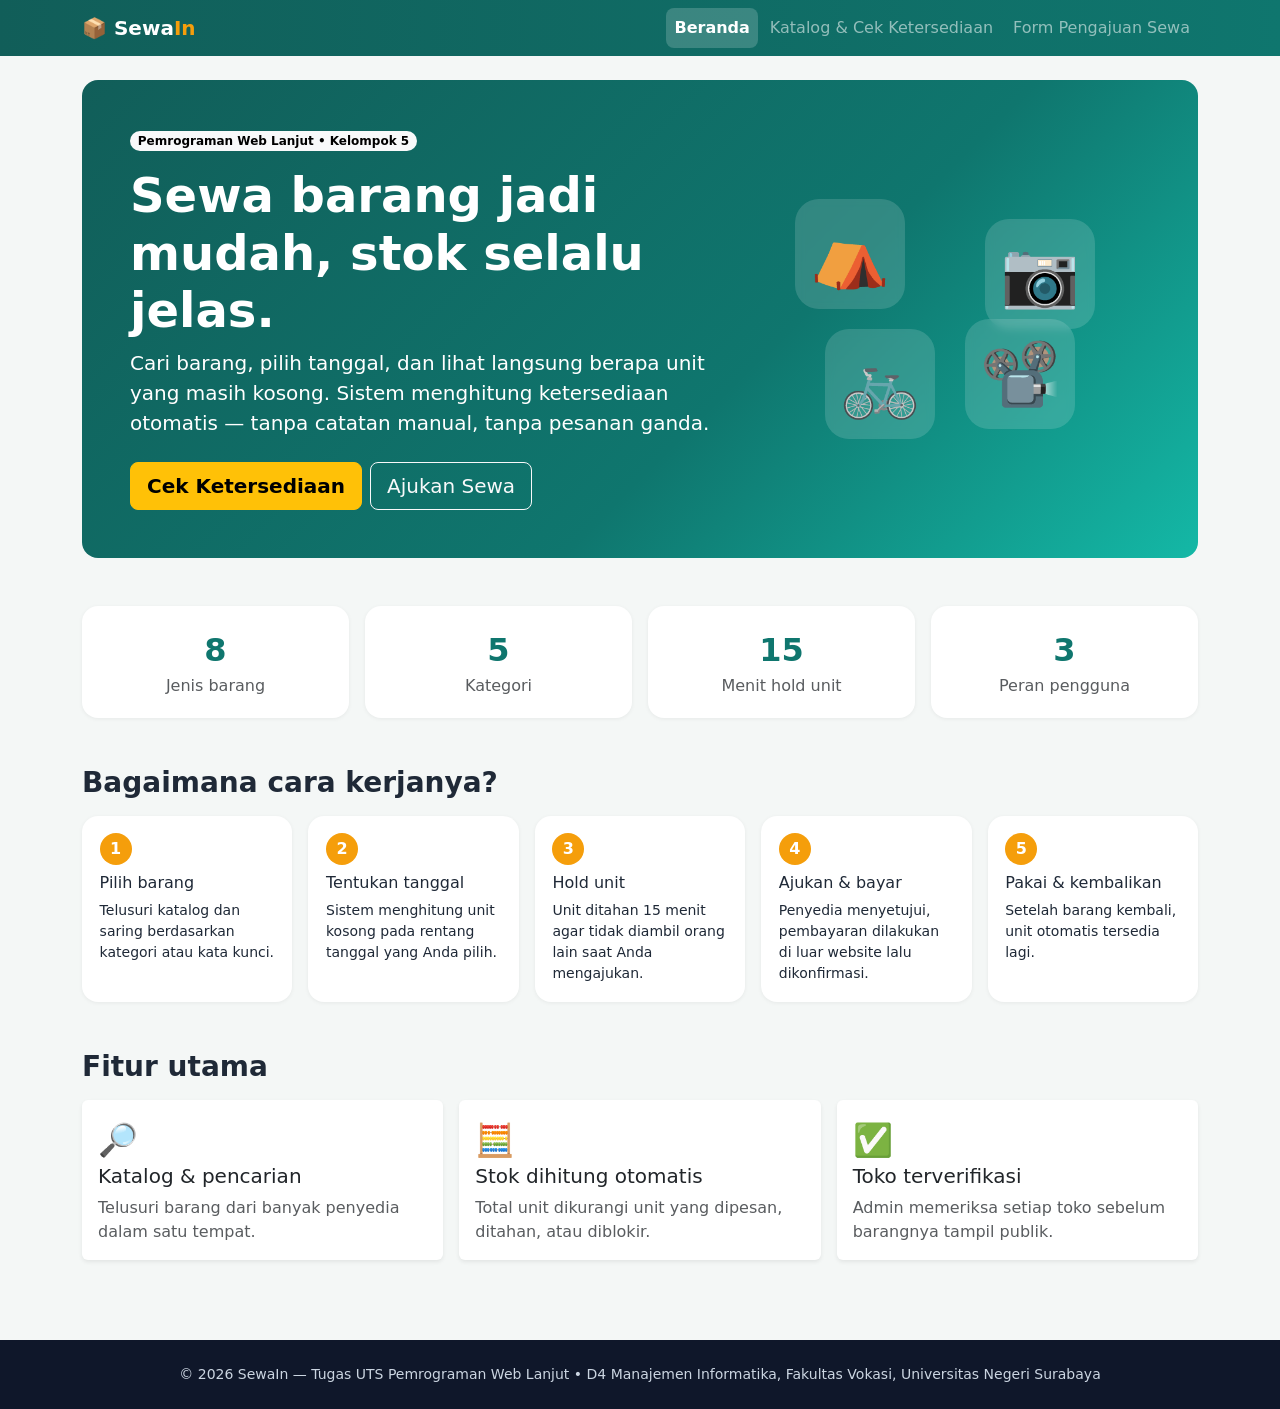
<file: index.html>
<!DOCTYPE html>
<html lang="id">
<head>
  <meta charset="UTF-8">
  <meta name="viewport" content="width=device-width, initial-scale=1">
  <meta name="description" content="SewaIn - Website penyewaan barang dengan reservasi dan pengelolaan ketersediaan stok.">
  <title>SewaIn — Website Penyewaan Barang</title>
  <link href="https://cdn.jsdelivr.net/npm/bootstrap@5.3.3/dist/css/bootstrap.min.css" rel="stylesheet">
  <link rel="stylesheet" href="css/style.css">
</head>
<body>

  <!-- ===== NAVBAR (layout utama) ===== -->
  <nav class="navbar navbar-expand-lg navbar-dark app-nav sticky-top">
    <div class="container">
      <a class="navbar-brand fw-bold" href="#beranda" data-page="beranda">📦 Sewa<span class="brand-accent">In</span></a>
      <button class="navbar-toggler" type="button" data-bs-toggle="collapse" data-bs-target="#menuUtama"
              aria-controls="menuUtama" aria-expanded="false" aria-label="Buka menu">
        <span class="navbar-toggler-icon"></span>
      </button>
      <div class="collapse navbar-collapse" id="menuUtama">
        <ul class="navbar-nav ms-auto gap-lg-1">
          <li class="nav-item"><a class="nav-link" href="#beranda" data-page="beranda">Beranda</a></li>
          <li class="nav-item"><a class="nav-link" href="#katalog" data-page="katalog">Katalog &amp; Cek Ketersediaan</a></li>
          <li class="nav-item"><a class="nav-link" href="#sewa" data-page="sewa">Form Pengajuan Sewa</a></li>
        </ul>
      </div>
    </div>
  </nav>

  <!-- ===== AREA KONTEN (diganti lewat Ajax) ===== -->
  <main id="konten" class="container py-4" tabindex="-1">

    <!-- Konten default = Beranda -->
    <section class="hero rounded-4 p-4 p-md-5 mb-5">
      <div class="row align-items-center g-4">
        <div class="col-lg-7">
          <span class="badge rounded-pill text-bg-light mb-3">Pemrograman Web Lanjut • Kelompok 5</span>
          <h1 class="display-5 fw-bold">Sewa barang jadi mudah, stok selalu jelas.</h1>
          <p class="lead mb-4">
            Cari barang, pilih tanggal, dan lihat langsung berapa unit yang masih kosong.
            Sistem menghitung ketersediaan otomatis — tanpa catatan manual, tanpa pesanan ganda.
          </p>
          <div class="d-flex flex-wrap gap-2">
            <a href="#katalog" data-page="katalog" class="btn btn-warning btn-lg fw-semibold">Cek Ketersediaan</a>
            <a href="#sewa" data-page="sewa" class="btn btn-outline-light btn-lg">Ajukan Sewa</a>
          </div>
        </div>
        <div class="col-lg-5 text-center">
          <div class="hero-art" aria-hidden="true">
            <span class="hero-emoji e1">⛺</span>
            <span class="hero-emoji e2">📷</span>
            <span class="hero-emoji e3">🚲</span>
            <span class="hero-emoji e4">📽️</span>
          </div>
        </div>
      </div>
    </section>

    <section class="mb-5">
      <div class="row g-3 text-center">
        <div class="col-6 col-md-3"><div class="stat-box"><div class="stat-num" data-target="8">0</div><div class="text-muted">Jenis barang</div></div></div>
        <div class="col-6 col-md-3"><div class="stat-box"><div class="stat-num" data-target="5">0</div><div class="text-muted">Kategori</div></div></div>
        <div class="col-6 col-md-3"><div class="stat-box"><div class="stat-num" data-target="15">0</div><div class="text-muted">Menit hold unit</div></div></div>
        <div class="col-6 col-md-3"><div class="stat-box"><div class="stat-num" data-target="3">0</div><div class="text-muted">Peran pengguna</div></div></div>
      </div>
    </section>

    <section class="mb-5">
      <h2 class="h3 fw-bold mb-3">Bagaimana cara kerjanya?</h2>
      <div class="row g-3">
        <div class="col-md-6 col-lg"><div class="step-card"><span class="step-no">1</span><h3 class="h6">Pilih barang</h3><p class="small mb-0">Telusuri katalog dan saring berdasarkan kategori atau kata kunci.</p></div></div>
        <div class="col-md-6 col-lg"><div class="step-card"><span class="step-no">2</span><h3 class="h6">Tentukan tanggal</h3><p class="small mb-0">Sistem menghitung unit kosong pada rentang tanggal yang Anda pilih.</p></div></div>
        <div class="col-md-6 col-lg"><div class="step-card"><span class="step-no">3</span><h3 class="h6">Hold unit</h3><p class="small mb-0">Unit ditahan 15 menit agar tidak diambil orang lain saat Anda mengajukan.</p></div></div>
        <div class="col-md-6 col-lg"><div class="step-card"><span class="step-no">4</span><h3 class="h6">Ajukan &amp; bayar</h3><p class="small mb-0">Penyedia menyetujui, pembayaran dilakukan di luar website lalu dikonfirmasi.</p></div></div>
        <div class="col-md-12 col-lg"><div class="step-card"><span class="step-no">5</span><h3 class="h6">Pakai &amp; kembalikan</h3><p class="small mb-0">Setelah barang kembali, unit otomatis tersedia lagi.</p></div></div>
      </div>
    </section>

    <section class="mb-4">
      <h2 class="h3 fw-bold mb-3">Fitur utama</h2>
      <div class="row g-3">
        <div class="col-md-4"><div class="card h-100 border-0 shadow-sm"><div class="card-body"><div class="fs-2">🔎</div><h3 class="h5">Katalog &amp; pencarian</h3><p class="mb-0 text-muted">Telusuri barang dari banyak penyedia dalam satu tempat.</p></div></div></div>
        <div class="col-md-4"><div class="card h-100 border-0 shadow-sm"><div class="card-body"><div class="fs-2">🧮</div><h3 class="h5">Stok dihitung otomatis</h3><p class="mb-0 text-muted">Total unit dikurangi unit yang dipesan, ditahan, atau diblokir.</p></div></div></div>
        <div class="col-md-4"><div class="card h-100 border-0 shadow-sm"><div class="card-body"><div class="fs-2">✅</div><h3 class="h5">Toko terverifikasi</h3><p class="mb-0 text-muted">Admin memeriksa setiap toko sebelum barangnya tampil publik.</p></div></div></div>
      </div>
    </section>

  </main>

  <footer class="app-footer text-center py-4">
    <div class="container small">
      &copy; 2026 SewaIn — Tugas UTS Pemrograman Web Lanjut • D4 Manajemen Informatika, Fakultas Vokasi, Universitas Negeri Surabaya
    </div>
  </footer>

  <script src="https://code.jquery.com/jquery-3.7.1.min.js"></script>
  <script src="https://cdn.jsdelivr.net/npm/bootstrap@5.3.3/dist/js/bootstrap.bundle.min.js"></script>
  <script src="js/data.js"></script>
  <script src="js/katalog.js"></script>
  <script src="js/form.js"></script>
  <script src="js/main.js"></script>
</body>
</html>
</file>
<file: css/style.css>
:root {
  --c-primary: #0f766e;
  --c-primary-dark: #115e59;
  --c-accent: #f59e0b;
  --c-bg: #f4f7f6;
  --c-ok: #16a34a;
  --c-warn: #d97706;
  --c-bad: #dc2626;
}

body { background: var(--c-bg); color: #1f2937; font-family: "Segoe UI", system-ui, -apple-system, sans-serif; }
#konten { min-height: 70vh; outline: none; }

/* Navbar */
.app-nav { background: linear-gradient(90deg, var(--c-primary-dark), var(--c-primary)); }
.brand-accent { color: var(--c-accent); }
.app-nav .nav-link { border-radius: .5rem; padding: .5rem .9rem; }
.app-nav .nav-link.active { background: rgba(255,255,255,.18); font-weight: 600; }

/* Hero */
.hero { background: linear-gradient(135deg, var(--c-primary-dark) 0%, var(--c-primary) 60%, #14b8a6 100%); color: #fff; overflow: hidden; }
.hero-art { position: relative; height: 240px; max-width: 320px; margin: 0 auto; }
.hero-emoji { position: absolute; font-size: 4rem; background: rgba(255,255,255,.15); border-radius: 1.5rem; width: 110px; height: 110px; display: flex; align-items: center; justify-content: center; backdrop-filter: blur(4px); animation: floaty 4s ease-in-out infinite; }
.hero-emoji.e1 { top: 0; left: 10px; }
.hero-emoji.e2 { top: 20px; right: 10px; animation-delay: .6s; }
.hero-emoji.e3 { bottom: 0; left: 40px; animation-delay: 1.2s; }
.hero-emoji.e4 { bottom: 10px; right: 30px; animation-delay: 1.8s; }
@keyframes floaty { 0%,100% { transform: translateY(0); } 50% { transform: translateY(-10px); } }

/* Home blocks */
.stat-box { background: #fff; border-radius: 1rem; padding: 1.25rem .5rem; box-shadow: 0 1px 4px rgba(0,0,0,.06); }
.stat-num { font-size: 2rem; font-weight: 700; color: var(--c-primary); }
.step-card { background: #fff; border-radius: 1rem; padding: 1.1rem; height: 100%; box-shadow: 0 1px 4px rgba(0,0,0,.06); }
.step-no { display: inline-flex; width: 2rem; height: 2rem; border-radius: 50%; background: var(--c-accent); color: #fff; font-weight: 700; align-items: center; justify-content: center; margin-bottom: .5rem; }

/* Katalog */
.filter-card { border: 0; box-shadow: 0 1px 6px rgba(0,0,0,.08); border-radius: 1rem; }
.item-card { border: 0; border-radius: 1rem; box-shadow: 0 1px 6px rgba(0,0,0,.08); overflow: hidden; transition: transform .15s, box-shadow .15s; }
.item-card:hover { transform: translateY(-3px); box-shadow: 0 6px 16px rgba(0,0,0,.12); }
.item-thumb { height: 120px; display: flex; align-items: center; justify-content: center; font-size: 3.5rem; }
.cat-outdoor { background: linear-gradient(135deg, #bbf7d0, #4ade80); }
.cat-fotografi { background: linear-gradient(135deg, #bfdbfe, #60a5fa); }
.cat-elektronik { background: linear-gradient(135deg, #fde68a, #fbbf24); }
.cat-olahraga { background: linear-gradient(135deg, #fecaca, #f87171); }
.cat-acara { background: linear-gradient(135deg, #ddd6fe, #a78bfa); }
.stok-bar { height: 8px; border-radius: 4px; background: #e5e7eb; overflow: hidden; }
.stok-bar > div { height: 100%; transition: width .3s; }
.hold-item { background: #fffbeb; border: 1px solid #fde68a; border-radius: .75rem; padding: .75rem; }
.countdown { font-variant-numeric: tabular-nums; font-weight: 700; color: var(--c-warn); }

/* Peta ketersediaan 14 hari */
.avail-chart { display: grid; grid-template-columns: repeat(14, 1fr); gap: 4px; align-items: end; height: 120px; }
.avail-col { display: flex; flex-direction: column; justify-content: flex-end; align-items: center; height: 100%; font-size: .65rem; }
.avail-col .bar { width: 100%; border-radius: 4px 4px 0 0; min-height: 4px; }
.avail-col .lbl { margin-top: 4px; color: #6b7280; }

/* Form */
.form-card { border: 0; border-radius: 1rem; box-shadow: 0 1px 6px rgba(0,0,0,.08); }
.summary-card { border: 0; border-radius: 1rem; background: #fff; box-shadow: 0 1px 6px rgba(0,0,0,.08); }
@media (min-width: 992px) { .summary-sticky { position: sticky; top: 90px; } }
.total-price { font-size: 1.6rem; font-weight: 700; color: var(--c-primary); }

/* Footer & loading */
.app-footer { background: #0f172a; color: #cbd5e1; margin-top: 2rem; }
.loading-box { padding: 4rem 0; text-align: center; color: #6b7280; }

@media (max-width: 575.98px) {
  .hero-emoji { width: 84px; height: 84px; font-size: 2.8rem; }
  .hero-art { height: 200px; }
  .avail-col .lbl { font-size: .55rem; }
}
:root {
  --c-primary: #0f766e;
  --c-primary-dark: #115e59;
  --c-accent: #f59e0b;
  --c-bg: #f4f7f6;
  --c-ok: #16a34a;
  --c-warn: #d97706;
  --c-bad: #dc2626;
}

body { background: var(--c-bg); color: #1f2937; font-family: "Segoe UI", system-ui, -apple-system, sans-serif; }
#konten { min-height: 70vh; outline: none; }

/* Navbar */
.app-nav { background: linear-gradient(90deg, var(--c-primary-dark), var(--c-primary)); }
.brand-accent { color: var(--c-accent); }
.app-nav .nav-link { border-radius: .5rem; padding: .5rem .9rem; }
.app-nav .nav-link.active { background: rgba(255,255,255,.18); font-weight: 600; }

/* Hero */
.hero { background: linear-gradient(135deg, var(--c-primary-dark) 0%, var(--c-primary) 60%, #14b8a6 100%); color: #fff; overflow: hidden; }
.hero-art { position: relative; height: 240px; max-width: 320px; margin: 0 auto; }
.hero-emoji { position: absolute; font-size: 4rem; background: rgba(255,255,255,.15); border-radius: 1.5rem; width: 110px; height: 110px; display: flex; align-items: center; justify-content: center; backdrop-filter: blur(4px); animation: floaty 4s ease-in-out infinite; }
.hero-emoji.e1 { top: 0; left: 10px; }
.hero-emoji.e2 { top: 20px; right: 10px; animation-delay: .6s; }
.hero-emoji.e3 { bottom: 0; left: 40px; animation-delay: 1.2s; }
.hero-emoji.e4 { bottom: 10px; right: 30px; animation-delay: 1.8s; }
@keyframes floaty { 0%,100% { transform: translateY(0); } 50% { transform: translateY(-10px); } }

/* Home blocks */
.stat-box { background: #fff; border-radius: 1rem; padding: 1.25rem .5rem; box-shadow: 0 1px 4px rgba(0,0,0,.06); }
.stat-num { font-size: 2rem; font-weight: 700; color: var(--c-primary); }
.step-card { background: #fff; border-radius: 1rem; padding: 1.1rem; height: 100%; box-shadow: 0 1px 4px rgba(0,0,0,.06); }
.step-no { display: inline-flex; width: 2rem; height: 2rem; border-radius: 50%; background: var(--c-accent); color: #fff; font-weight: 700; align-items: center; justify-content: center; margin-bottom: .5rem; }

/* Katalog */
.filter-card { border: 0; box-shadow: 0 1px 6px rgba(0,0,0,.08); border-radius: 1rem; }
.item-card { border: 0; border-radius: 1rem; box-shadow: 0 1px 6px rgba(0,0,0,.08); overflow: hidden; transition: transform .15s, box-shadow .15s; }
.item-card:hover { transform: translateY(-3px); box-shadow: 0 6px 16px rgba(0,0,0,.12); }
.item-thumb { height: 120px; display: flex; align-items: center; justify-content: center; font-size: 3.5rem; }
.cat-outdoor { background: linear-gradient(135deg, #bbf7d0, #4ade80); }
.cat-fotografi { background: linear-gradient(135deg, #bfdbfe, #60a5fa); }
.cat-elektronik { background: linear-gradient(135deg, #fde68a, #fbbf24); }
.cat-olahraga { background: linear-gradient(135deg, #fecaca, #f87171); }
.cat-acara { background: linear-gradient(135deg, #ddd6fe, #a78bfa); }
.stok-bar { height: 8px; border-radius: 4px; background: #e5e7eb; overflow: hidden; }
.stok-bar > div { height: 100%; transition: width .3s; }
.hold-item { background: #fffbeb; border: 1px solid #fde68a; border-radius: .75rem; padding: .75rem; }
.countdown { font-variant-numeric: tabular-nums; font-weight: 700; color: var(--c-warn); }

/* Peta ketersediaan 14 hari */
.avail-chart { display: grid; grid-template-columns: repeat(14, 1fr); gap: 4px; align-items: end; height: 120px; }
.avail-col { display: flex; flex-direction: column; justify-content: flex-end; align-items: center; height: 100%; font-size: .65rem; }
.avail-col .bar { width: 100%; border-radius: 4px 4px 0 0; min-height: 4px; }
.avail-col .lbl { margin-top: 4px; color: #6b7280; }

/* Form */
.form-card { border: 0; border-radius: 1rem; box-shadow: 0 1px 6px rgba(0,0,0,.08); }
.summary-card { border: 0; border-radius: 1rem; background: #fff; box-shadow: 0 1px 6px rgba(0,0,0,.08); }
@media (min-width: 992px) { .summary-sticky { position: sticky; top: 90px; } }
.total-price { font-size: 1.6rem; font-weight: 700; color: var(--c-primary); }

/* Footer & loading */
.app-footer { background: #0f172a; color: #cbd5e1; margin-top: 2rem; }
.loading-box { padding: 4rem 0; text-align: center; color: #6b7280; }

@media (max-width: 575.98px) {
  .hero-emoji { width: 84px; height: 84px; font-size: 2.8rem; }
  .hero-art { height: 200px; }
  .avail-col .lbl { font-size: .55rem; }
}
</file>
